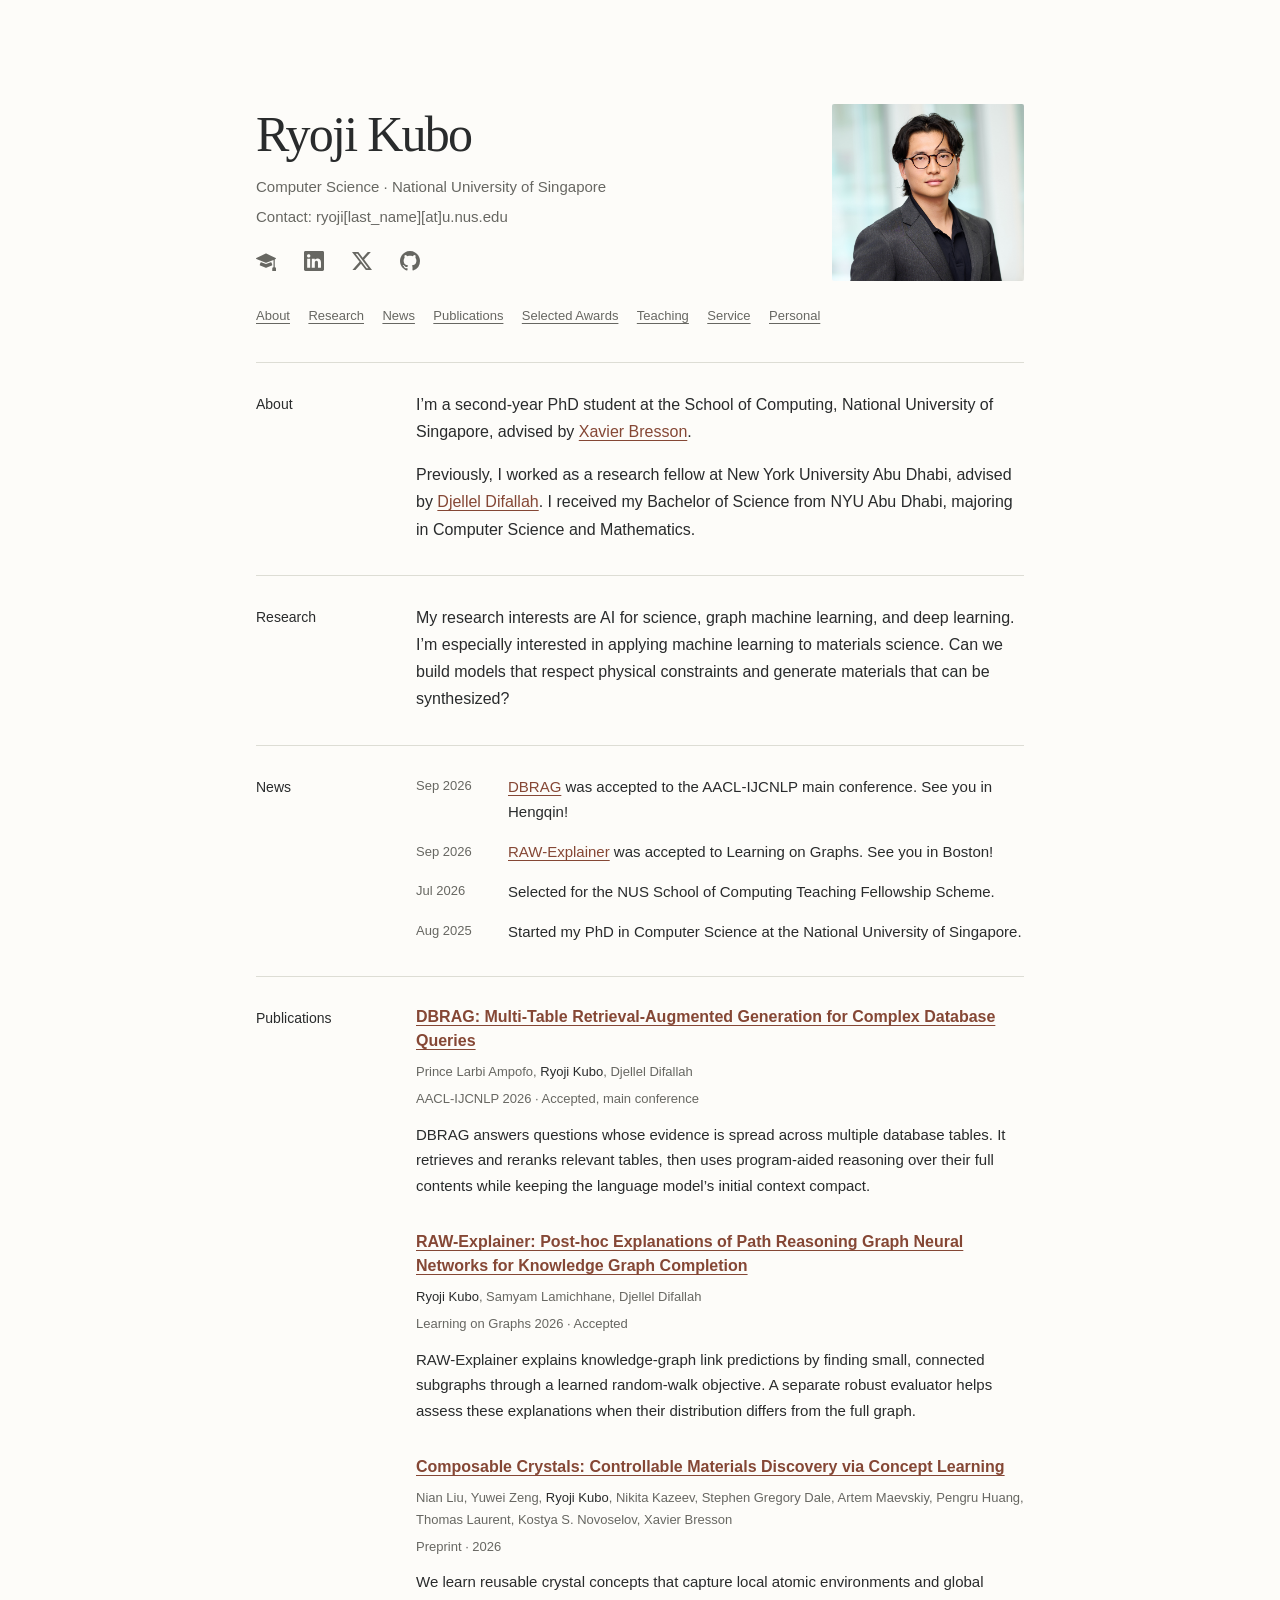
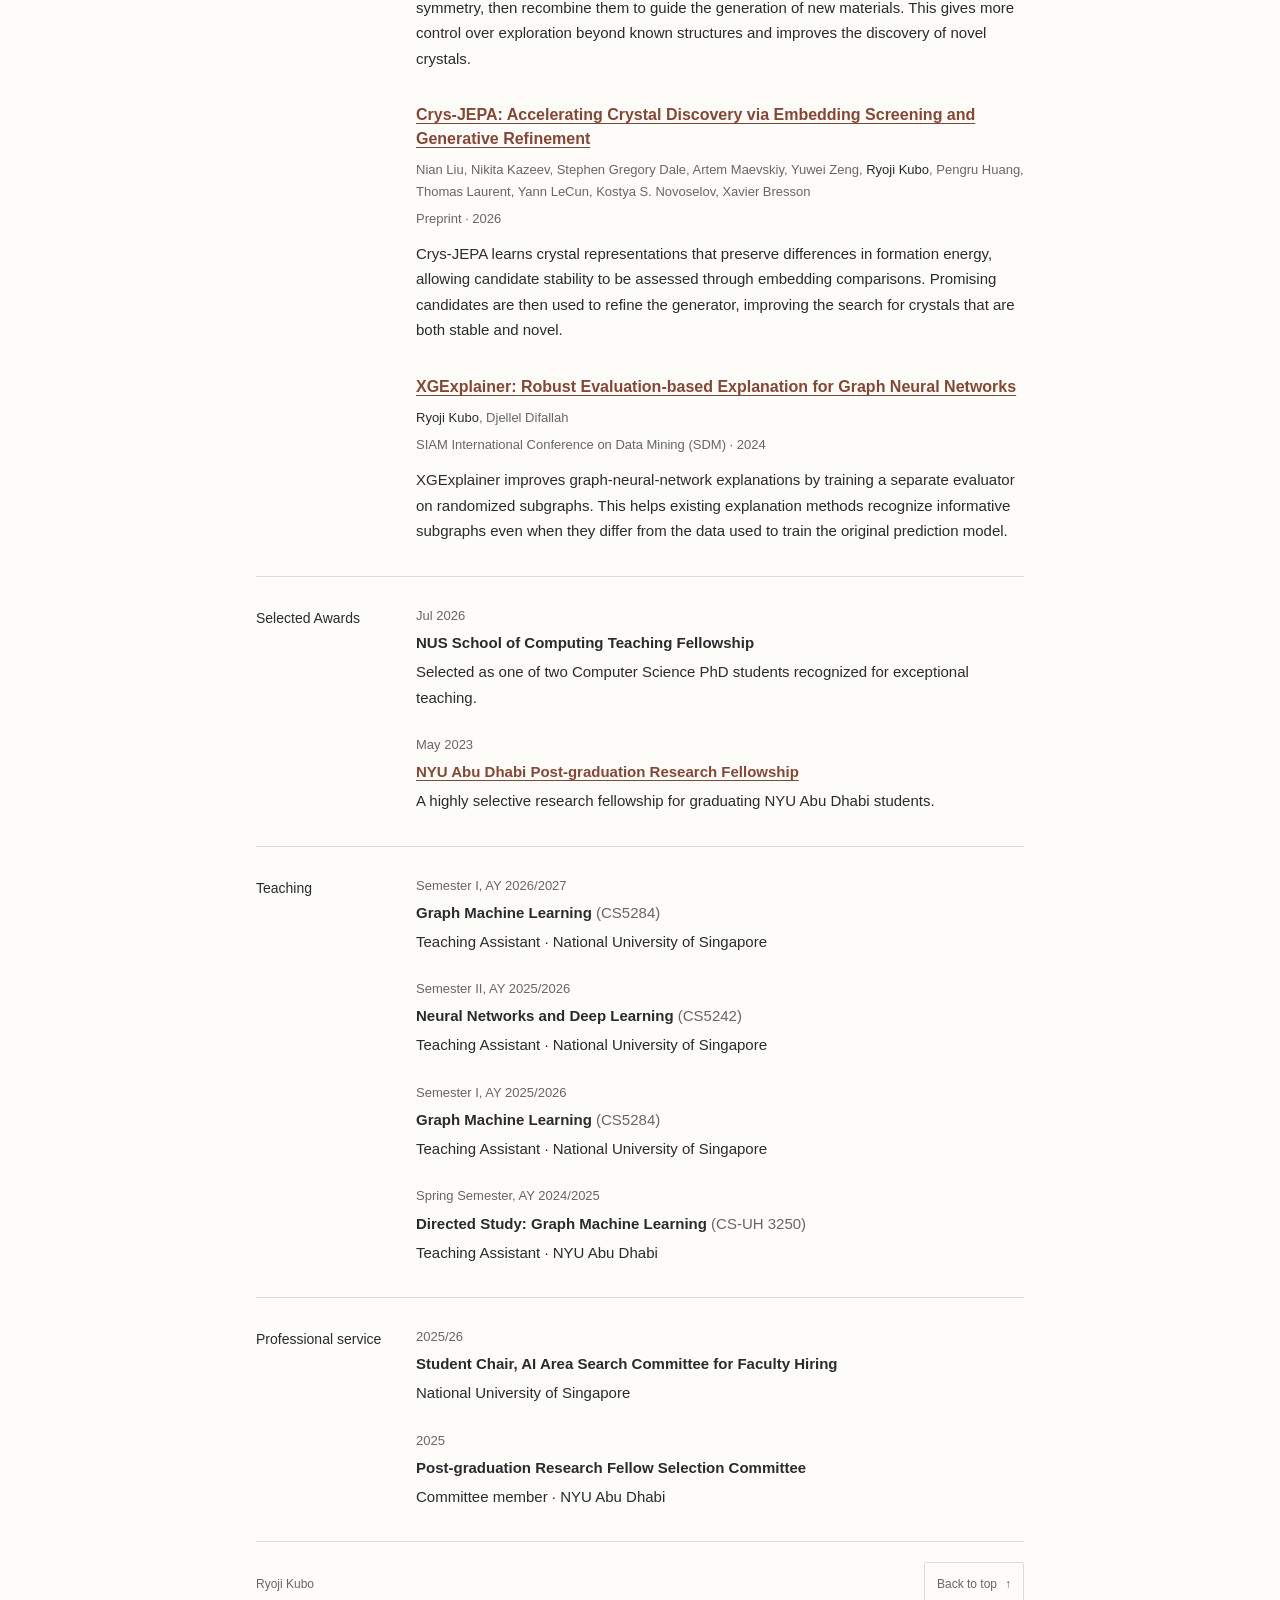
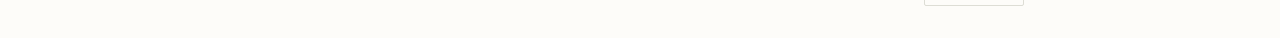
<file: site/index.html>
<!doctype html>
<html lang="en">
  <head>
    <meta charset="utf-8">
    <meta name="viewport" content="width=device-width, initial-scale=1">
    <meta name="description" content="Ryoji Kubo is a PhD student in computer science at the National University of Singapore, interested in AI for science, graph machine learning, and deep learning.">
    <meta name="color-scheme" content="light">
    <title>Ryoji Kubo</title>
    <link rel="icon" href="assets/favicon.svg" type="image/svg+xml">
    <link rel="stylesheet" href="styles.css">
  </head>
  <body>
    <a class="skip-link" href="#main">Skip to content</a>

    <div class="page" id="top" tabindex="-1">
      <header class="intro">
        <div class="name-block">
          <h1>Ryoji Kubo</h1>
        </div>
        <img class="portrait" src="assets/ryoji-head.jpg" alt="Portrait of Ryoji Kubo" width="2686" height="2476" decoding="async">
        <p class="role">
          Computer Science · National University of Singapore
          <span class="contact">Contact: ryoji[last_name][at]u.nus.edu</span>
        </p>
        <ul class="profile-links" aria-label="Profiles">
          <li>
            <a href="https://scholar.google.com/citations?user=Fsk1zIEAAAAJ&amp;hl=en" aria-label="Google Scholar" title="Google Scholar">
              <svg viewBox="0 0 16 16" aria-hidden="true" focusable="false"><use href="assets/profile-icons.svg#scholar"></use></svg>
            </a>
          </li>
          <li>
            <a href="https://www.linkedin.com/in/ryoji-kubo-6b327b194/" aria-label="LinkedIn" title="LinkedIn">
              <svg viewBox="0 0 16 16" aria-hidden="true" focusable="false"><use href="assets/profile-icons.svg#linkedin"></use></svg>
            </a>
          </li>
          <li>
            <a href="https://x.com/KuboRyoji" aria-label="X" title="X">
              <svg viewBox="0 0 16 16" aria-hidden="true" focusable="false"><use href="assets/profile-icons.svg#x"></use></svg>
            </a>
          </li>
          <li>
            <a href="https://github.com/ryoji-kubo" aria-label="GitHub" title="GitHub">
              <svg viewBox="0 0 16 16" aria-hidden="true" focusable="false"><use href="assets/profile-icons.svg#github"></use></svg>
            </a>
          </li>
        </ul>
        <nav aria-label="Site navigation">
          <a href="#about">About</a>
          <a href="#research">Research</a>
          <a href="#news">News</a>
          <a href="#publications">Publications</a>
          <a href="#awards">Selected Awards</a>
          <a href="#teaching">Teaching</a>
          <a href="#service">Service</a>
          <a href="personal.html">Personal</a>
        </nav>
      </header>

      <main id="main" tabindex="-1">
        <section class="section" id="about" aria-labelledby="about-heading">
          <h2 id="about-heading">About</h2>
          <div class="section-body">
            <!-- Review the year of study at the start of each academic year. -->
            <p>
              I’m a second-year PhD student at the School of Computing,
              National University of Singapore, advised by
              <a href="https://sg.linkedin.com/in/xavier-bresson-738585b">Xavier Bresson</a>.
            </p>
            <p>
              Previously, I worked as a research fellow at New York University
              Abu Dhabi, advised by <a href="https://djelleldifallah.com/">Djellel Difallah</a>.
              I received my Bachelor of
              Science from NYU Abu Dhabi, majoring in Computer Science and
              Mathematics.
            </p>
          </div>
        </section>

        <section class="section" id="research" aria-labelledby="research-heading">
          <h2 id="research-heading">Research</h2>
          <div class="section-body">
            <p>
              My research interests are AI for science, graph machine learning,
              and deep learning. I’m especially interested in applying machine learning
              to materials science. Can we build models that respect physical constraints
              and generate materials that can be synthesized?
            </p>
          </div>
        </section>

        <section class="section" id="news" aria-labelledby="news-heading">
          <h2 id="news-heading">News</h2>
          <div class="section-body">
            <ul class="news-list">
              <li>
                <time datetime="2026-09">Sep 2026</time>
                <p><a href="https://arxiv.org/abs/2610.07622">DBRAG</a> was accepted to the AACL-IJCNLP main conference. See you in Hengqin!</p>
              </li>
              <li>
                <time datetime="2026-09">Sep 2026</time>
                <p><a href="https://arxiv.org/abs/2506.12558">RAW-Explainer</a> was accepted to Learning on Graphs. See you in Boston!</p>
              </li>
              <li>
                <time datetime="2026-07">Jul 2026</time>
                <p>Selected for the NUS School of Computing Teaching Fellowship Scheme.</p>
              </li>
              <li>
                <time datetime="2025-08">Aug 2025</time>
                <p>Started my PhD in Computer Science at the National University of Singapore.</p>
              </li>
            </ul>
          </div>
        </section>

        <section class="section" id="publications" aria-labelledby="publications-heading">
          <h2 id="publications-heading">Publications</h2>
          <div class="section-body">
            <ul class="publications">
              <li>
                <article>
                  <h3><a href="https://arxiv.org/abs/2610.07622">DBRAG: Multi-Table Retrieval-Augmented Generation for Complex Database Queries</a></h3>
                  <p class="publication-authors">Prince Larbi Ampofo, <span class="author-self">Ryoji Kubo</span>, Djellel Difallah</p>
                  <p class="publication-venue">AACL-IJCNLP 2026 · Accepted, main conference</p>
                  <p class="publication-summary">
                    DBRAG answers questions whose evidence is spread across multiple
                    database tables. It retrieves and reranks relevant tables, then
                    uses program-aided reasoning over their full contents while
                    keeping the language model’s initial context compact.
                  </p>
                </article>
              </li>
              <li>
                <article>
                  <h3><a href="https://arxiv.org/abs/2506.12558">RAW-Explainer: Post-hoc Explanations of Path Reasoning Graph Neural Networks for Knowledge Graph Completion</a></h3>
                  <p class="publication-authors"><span class="author-self">Ryoji Kubo</span>, Samyam Lamichhane, Djellel Difallah</p>
                  <p class="publication-venue">Learning on Graphs 2026 · Accepted</p>
                  <p class="publication-summary">
                    RAW-Explainer explains knowledge-graph link predictions by
                    finding small, connected subgraphs through a learned random-walk
                    objective. A separate robust evaluator helps assess these
                    explanations when their distribution differs from the full graph.
                  </p>
                </article>
              </li>
              <li>
                <article>
                  <h3><a href="https://arxiv.org/abs/2605.14769">Composable Crystals: Controllable Materials Discovery via Concept Learning</a></h3>
                  <p class="publication-authors">Nian Liu, Yuwei Zeng, <span class="author-self">Ryoji Kubo</span>, Nikita Kazeev, Stephen Gregory Dale, Artem Maevskiy, Pengru Huang, Thomas Laurent, Kostya S. Novoselov, Xavier Bresson</p>
                  <p class="publication-venue">Preprint · 2026</p>
                  <p class="publication-summary">
                    We learn reusable crystal concepts that capture local atomic
                    environments and global symmetry, then recombine them to guide
                    the generation of new materials. This gives more control over
                    exploration beyond known structures and improves the discovery
                    of novel crystals.
                  </p>
                </article>
              </li>
              <li>
                <article>
                  <h3><a href="https://arxiv.org/abs/2605.14759">Crys-JEPA: Accelerating Crystal Discovery via Embedding Screening and Generative Refinement</a></h3>
                  <p class="publication-authors">Nian Liu, Nikita Kazeev, Stephen Gregory Dale, Artem Maevskiy, Yuwei Zeng, <span class="author-self">Ryoji Kubo</span>, Pengru Huang, Thomas Laurent, Yann LeCun, Kostya S. Novoselov, Xavier Bresson</p>
                  <p class="publication-venue">Preprint · 2026</p>
                  <p class="publication-summary">
                    Crys-JEPA learns crystal representations that preserve differences
                    in formation energy, allowing candidate stability to be assessed
                    through embedding comparisons. Promising candidates are then
                    used to refine the generator, improving the search for crystals
                    that are both stable and novel.
                  </p>
                </article>
              </li>
              <li>
                <article>
                  <h3><a href="https://epubs.siam.org/doi/abs/10.1137/1.9781611978032.8">XGExplainer: Robust Evaluation-based Explanation for Graph Neural Networks</a></h3>
                  <p class="publication-authors"><span class="author-self">Ryoji Kubo</span>, Djellel Difallah</p>
                  <p class="publication-venue">SIAM International Conference on Data Mining (SDM) · 2024</p>
                  <p class="publication-summary">
                    XGExplainer improves graph-neural-network explanations by
                    training a separate evaluator on randomized subgraphs. This
                    helps existing explanation methods recognize informative
                    subgraphs even when they differ from the data used to train
                    the original prediction model.
                  </p>
                </article>
              </li>
            </ul>
          </div>
        </section>

        <section class="section" id="awards" aria-labelledby="awards-heading">
          <h2 id="awards-heading">Selected Awards</h2>
          <div class="section-body">
            <ul class="record-list">
              <li>
                <p class="record-meta"><time datetime="2026-07">Jul 2026</time></p>
                <h3>NUS School of Computing Teaching Fellowship</h3>
                <p>Selected as one of two Computer Science PhD students recognized for exceptional teaching.</p>
              </li>
              <li>
                <p class="record-meta"><time datetime="2023-05">May 2023</time></p>
                <h3><a href="https://nyuad.nyu.edu/en/academics/undergraduate/undergraduate-research/tamayyuz-research-fellowship/2023-2024-research-fellowship-recipients.html">NYU Abu Dhabi Post-graduation Research Fellowship</a></h3>
                <p>A highly selective research fellowship for graduating NYU Abu Dhabi students.</p>
              </li>
            </ul>
          </div>
        </section>

        <section class="section" id="teaching" aria-labelledby="teaching-heading">
          <h2 id="teaching-heading">Teaching</h2>
          <div class="section-body">
            <!-- Semester/year labels follow Ryoji’s records; do not infer academic-year ranges. -->
            <ul class="record-list">
              <li>
                <p class="record-meta">Semester I, AY 2026/2027</p>
                <h3>Graph Machine Learning <span class="course-code">(CS5284)</span></h3>
                <p>Teaching Assistant · National University of Singapore</p>
              </li>
              <li>
                <p class="record-meta">Semester II, AY 2025/2026</p>
                <h3>Neural Networks and Deep Learning <span class="course-code">(CS5242)</span></h3>
                <p>Teaching Assistant · National University of Singapore</p>
              </li>
              <li>
                <p class="record-meta">Semester I, AY 2025/2026</p>
                <h3>Graph Machine Learning <span class="course-code">(CS5284)</span></h3>
                <p>Teaching Assistant · National University of Singapore</p>
              </li>
              <li>
                <p class="record-meta">Spring Semester, AY 2024/2025</p>
                <h3>Directed Study: Graph Machine Learning <span class="course-code">(CS-UH 3250)</span></h3>
                <p>Teaching Assistant · NYU Abu Dhabi</p>
              </li>
            </ul>
          </div>
        </section>

        <section class="section" id="service" aria-labelledby="service-heading">
          <h2 id="service-heading">Professional service</h2>
          <div class="section-body">
            <ul class="record-list">
              <li>
                <p class="record-meta">2025/26</p>
                <h3>Student Chair, AI Area Search Committee for Faculty Hiring</h3>
                <p>National University of Singapore</p>
              </li>
              <li>
                <p class="record-meta"><time datetime="2025">2025</time></p>
                <h3>Post-graduation Research Fellow Selection Committee</h3>
                <p>Committee member · NYU Abu Dhabi</p>
              </li>
            </ul>
          </div>
        </section>

      </main>

      <footer>
        <span>Ryoji Kubo</span>
        <a class="back-to-top" href="#top">Back to top <span aria-hidden="true">↑</span></a>
      </footer>
    </div>
  </body>
</html>
</file>
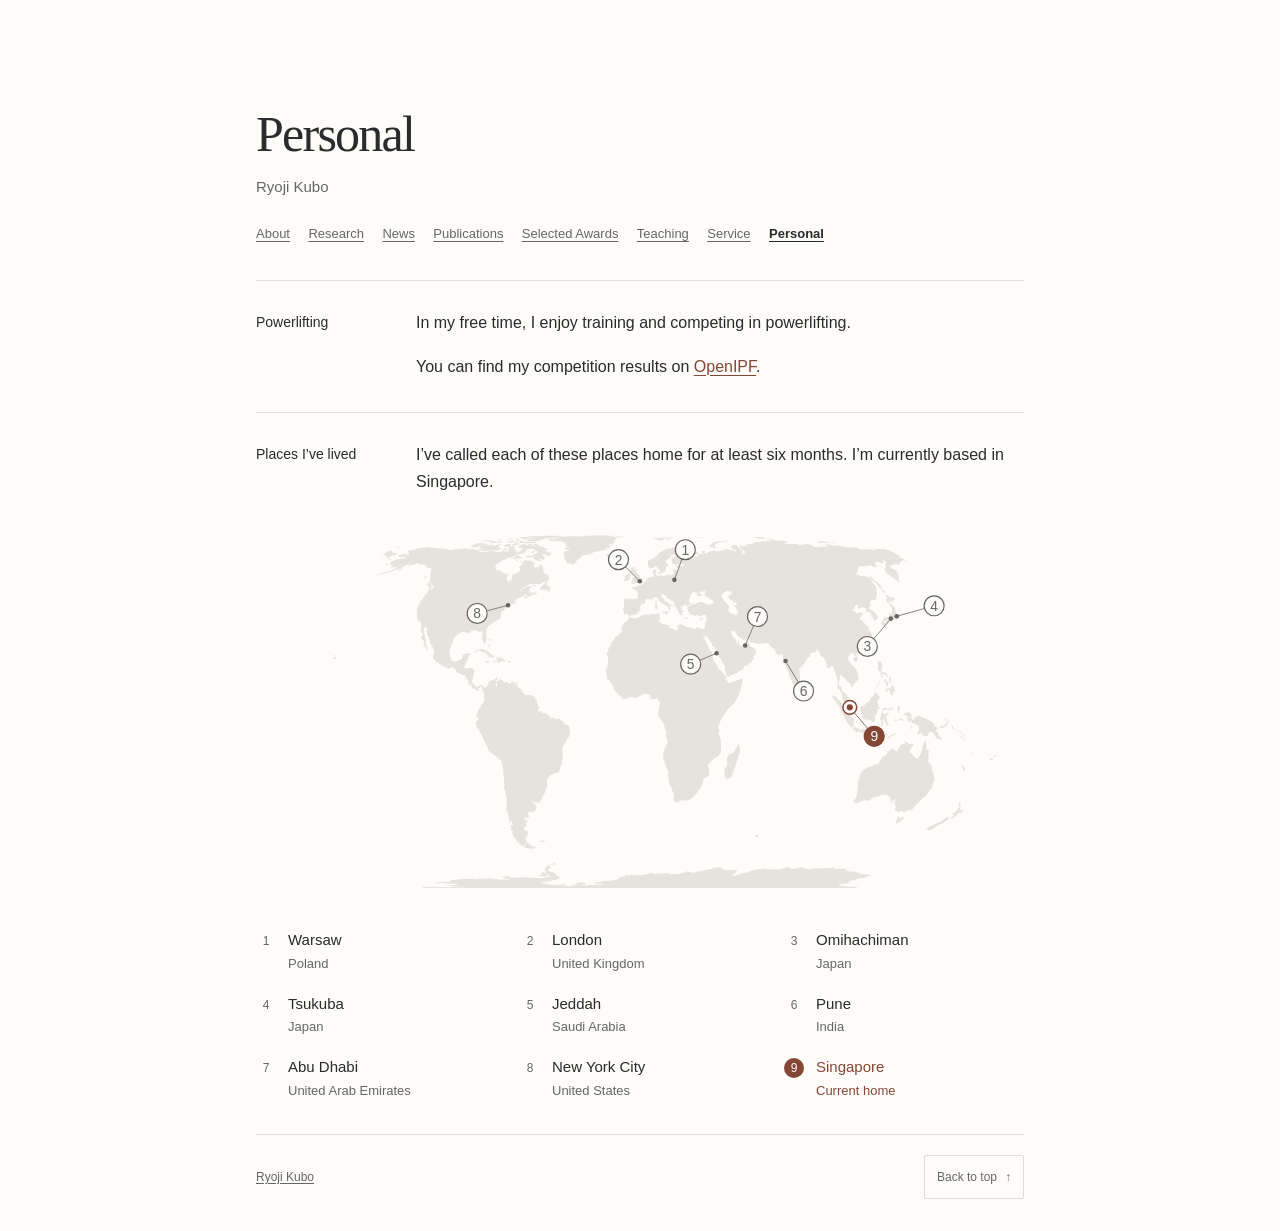
<file: site/personal.html>
<!doctype html>
<html lang="en">
  <head>
    <meta charset="utf-8">
    <meta name="viewport" content="width=device-width, initial-scale=1">
    <meta name="description" content="Outside research: powerlifting and the places Ryoji Kubo has called home. Currently based in Singapore.">
    <meta name="color-scheme" content="light">
    <title>Personal · Ryoji Kubo</title>
    <link rel="icon" href="assets/favicon.svg" type="image/svg+xml">
    <link rel="stylesheet" href="styles.css">
  </head>
  <body>
    <a class="skip-link" href="#main">Skip to content</a>

    <div class="page" id="top" tabindex="-1">
      <header class="intro intro--text">
        <div class="name-block">
          <h1>Personal</h1>
        </div>
        <p class="role">Ryoji Kubo</p>
        <nav aria-label="Site navigation">
          <a href="index.html">About</a>
          <a href="index.html#research">Research</a>
          <a href="index.html#news">News</a>
          <a href="index.html#publications">Publications</a>
          <a href="index.html#awards">Selected Awards</a>
          <a href="index.html#teaching">Teaching</a>
          <a href="index.html#service">Service</a>
          <a href="personal.html" aria-current="page">Personal</a>
        </nav>
      </header>

      <main id="main" tabindex="-1">
        <section class="section" aria-labelledby="powerlifting-heading">
          <h2 id="powerlifting-heading">Powerlifting</h2>
          <div class="section-body">
            <p>In my free time, I enjoy training and competing in powerlifting.</p>
            <p>
              You can find my competition results on
              <a href="https://www.openipf.org/u/ryojikubo">OpenIPF</a>.
            </p>
          </div>
        </section>

        <section class="section places-section" aria-labelledby="places-heading">
          <h2 id="places-heading">Places I’ve lived</h2>
          <div class="section-body">
            <p>I’ve called each of these places home for at least six months. I’m currently based in Singapore.</p>
          </div>
          <figure class="places-figure">
            <svg class="places-map" viewBox="0 0 1000 500" role="img" aria-labelledby="map-title map-description">
              <title id="map-title">Places I’ve lived around the world</title>
              <desc id="map-description">Nine locations connected to circled numbers, listed below the map. Singapore, number 9, has a rust-colored ring and a filled rust number circle to mark my current home.</desc>
              <use class="map-land" href="assets/world-land.svg#land"></use>
              <!-- Lines end at label centers, behind opaque circles, to stay connected at every size. -->
              <g class="map-place">
                <title>1. Warsaw, Poland</title>
                <path class="map-leader" d="M544.8 79.2L559 40"/>
                <circle class="map-dot" cx="544.8" cy="79.2" r="3"/>
                <circle class="map-label-circle" cx="559" cy="40" r="13"/>
                <text class="map-label" x="559" y="40">1</text>
              </g>
              <g class="map-place">
                <title>2. London, United Kingdom</title>
                <path class="map-leader" d="M499.7 81.1L472 53"/>
                <circle class="map-dot" cx="499.7" cy="81.1" r="3"/>
                <circle class="map-label-circle" cx="472" cy="53" r="13"/>
                <text class="map-label" x="472" y="53">2</text>
              </g>
              <g class="map-place">
                <title>3. Omihachiman, Japan</title>
                <path class="map-leader" d="M826.6 129.7L796 166"/>
                <circle class="map-dot" cx="826.6" cy="129.7" r="3"/>
                <circle class="map-label-circle" cx="796" cy="166" r="13"/>
                <text class="map-label" x="796" y="166">3</text>
              </g>
              <g class="map-place">
                <title>4. Tsukuba, Japan</title>
                <path class="map-leader" d="M834.3 126.6L883 113"/>
                <circle class="map-dot" cx="834.3" cy="126.6" r="3"/>
                <circle class="map-label-circle" cx="883" cy="113" r="13"/>
                <text class="map-label" x="883" y="113">4</text>
              </g>
              <g class="map-place">
                <title>5. Jeddah, Saudi Arabia</title>
                <path class="map-leader" d="M599.7 174.8L566 189"/>
                <circle class="map-dot" cx="599.7" cy="174.8" r="3"/>
                <circle class="map-label-circle" cx="566" cy="189" r="13"/>
                <text class="map-label" x="566" y="189">5</text>
              </g>
              <g class="map-place">
                <title>6. Pune, India</title>
                <path class="map-leader" d="M689.5 184.9L713 224"/>
                <circle class="map-dot" cx="689.5" cy="184.9" r="3"/>
                <circle class="map-label-circle" cx="713" cy="224" r="13"/>
                <text class="map-label" x="713" y="224">6</text>
              </g>
              <g class="map-place">
                <title>7. Abu Dhabi, United Arab Emirates</title>
                <path class="map-leader" d="M636.9 164.7L653 127"/>
                <circle class="map-dot" cx="636.9" cy="164.7" r="3"/>
                <circle class="map-label-circle" cx="653" cy="127" r="13"/>
                <text class="map-label" x="653" y="127">7</text>
              </g>
              <g class="map-place">
                <title>8. New York City, United States</title>
                <path class="map-leader" d="M328.2 112.3L288 123"/>
                <circle class="map-dot" cx="328.2" cy="112.3" r="3"/>
                <circle class="map-label-circle" cx="288" cy="123" r="13"/>
                <text class="map-label" x="288" y="123">8</text>
              </g>
              <g class="map-place map-place--current">
                <title>9. Singapore — current home</title>
                <path class="map-leader" d="M773.2 245.2L805 283"/>
                <circle class="map-current-ring" cx="773.2" cy="245.2" r="9"/>
                <circle class="map-dot" cx="773.2" cy="245.2" r="4"/>
                <circle class="map-label-circle" cx="805" cy="283" r="13"/>
                <text class="map-label" x="805" y="283">9</text>
              </g>
            </svg>
            <figcaption>
              <ol class="places-list">
                <li><span class="place-number" aria-hidden="true">1</span><span>Warsaw<span class="place-region">Poland</span></span></li>
                <li><span class="place-number" aria-hidden="true">2</span><span>London<span class="place-region">United Kingdom</span></span></li>
                <li><span class="place-number" aria-hidden="true">3</span><span>Omihachiman<span class="place-region">Japan</span></span></li>
                <li><span class="place-number" aria-hidden="true">4</span><span>Tsukuba<span class="place-region">Japan</span></span></li>
                <li><span class="place-number" aria-hidden="true">5</span><span>Jeddah<span class="place-region">Saudi Arabia</span></span></li>
                <li><span class="place-number" aria-hidden="true">6</span><span>Pune<span class="place-region">India</span></span></li>
                <li><span class="place-number" aria-hidden="true">7</span><span>Abu Dhabi<span class="place-region">United Arab Emirates</span></span></li>
                <li><span class="place-number" aria-hidden="true">8</span><span>New York City<span class="place-region">United States</span></span></li>
                <li class="place-current"><span class="place-number" aria-hidden="true">9</span><span>Singapore<span class="place-region">Current home</span></span></li>
              </ol>
            </figcaption>
          </figure>
        </section>
      </main>

      <footer>
        <a href="index.html">Ryoji Kubo</a>
        <a class="back-to-top" href="#top">Back to top <span aria-hidden="true">↑</span></a>
      </footer>
    </div>
  </body>
</html>
</file>
<file: site/styles.css>
/* Keep visual decisions here. The page uses local system fonts only. */
:root {
  color-scheme: light;
  --paper: #fdfcf9;
  --ink: #292b2c;
  --muted: #676762;
  --accent: #854735;
  --rule: #ddddd5;
  --map-land: #e5e3dc;
  --body-font: -apple-system, BlinkMacSystemFont, "Segoe UI", sans-serif;
  --heading-font: "Iowan Old Style", "Palatino Linotype", "Book Antiqua", Palatino, Georgia, serif;
}

* {
  box-sizing: border-box;
}

html {
  background: var(--paper);
  color: var(--ink);
  font-family: var(--body-font);
  font-size: 100%;
  line-height: 1.7;
  -webkit-text-size-adjust: 100%;
}

body {
  margin: 0;
}

::selection {
  background: #ede0d7;
}

a {
  color: var(--accent);
  text-decoration-thickness: 1px;
  text-underline-offset: 0.2em;
}

a:hover {
  text-decoration-thickness: 2px;
}

a:focus-visible {
  outline: 2px solid var(--accent);
  outline-offset: 5px;
  border-radius: 1px;
}

.skip-link {
  position: absolute;
  top: 1rem;
  left: 1rem;
  padding: 0.35rem 0.75rem;
  background: var(--paper);
  transform: translateY(-200%);
}

.skip-link:focus {
  transform: translateY(0);
}

.page {
  width: min(100% - 3rem, 48rem);
  margin: 0 auto;
  padding: 6.5rem 0 2rem;
}

.intro {
  display: grid;
  grid-template-columns: minmax(0, 1fr) 12rem;
  column-gap: 2rem;
  padding-bottom: 2rem;
}

.name-block {
  grid-column: 1;
}

.portrait {
  grid-column: 2;
  grid-row: 1 / span 3;
  align-self: center;
  display: block;
  width: 100%;
  height: auto;
  border-radius: 2px;
}

h1 {
  margin: 0;
  font-family: var(--heading-font);
  font-size: clamp(2.5rem, 5vw, 3.125rem);
  font-weight: 400;
  letter-spacing: -0.035em;
  line-height: 1.2;
}

.role {
  grid-column: 1;
  margin: 0.65rem 0 0;
  color: var(--muted);
  font-size: 0.9375rem;
}

.contact {
  display: block;
  margin-top: 0.25rem;
  overflow-wrap: anywhere;
}

nav {
  grid-column: 1 / -1;
  display: flex;
  flex-wrap: wrap;
  gap: 0.3rem 1.15rem;
  margin-top: 1.25rem;
  font-size: 0.8125rem;
}

nav a {
  padding: 0.2rem 0;
  color: var(--muted);
}

nav a[aria-current="page"] {
  color: var(--ink);
  font-weight: 600;
}

.intro.intro--text {
  grid-template-columns: minmax(0, 1fr);
}

.section {
  display: grid;
  grid-template-columns: 8.5rem minmax(0, 1fr);
  gap: 1.5rem;
  border-top: 1px solid var(--rule);
  padding: 1.75rem 0 2rem;
  scroll-margin-top: 2rem;
}

h2 {
  margin: 0;
  font-size: 0.875rem;
  font-weight: 500;
  line-height: 1.95;
}

.section-body {
  min-width: 0;
  overflow-wrap: break-word;
}

.section-body p {
  margin: 0 0 1rem;
}

.section-body > :last-child {
  margin-bottom: 0;
}

.news-list,
.record-list {
  display: grid;
  margin: 0;
  padding: 0;
  list-style: none;
  font-size: 0.9375rem;
}

.news-list {
  gap: 0.9rem;
}

.news-list li {
  display: grid;
  grid-template-columns: 4.75rem minmax(0, 1fr);
  gap: 1rem;
}

.news-list time {
  padding-top: 0.1rem;
  color: var(--muted);
  font-size: 0.8125rem;
  font-variant-numeric: tabular-nums;
}

.news-list p,
.record-list p {
  margin: 0;
}

.record-list {
  gap: 1.5rem;
}

.record-list h3 {
  margin: 0 0 0.25rem;
  font-size: 0.9375rem;
  font-weight: 600;
  line-height: 1.6;
}

.record-list .record-meta {
  margin-bottom: 0.25rem;
  color: var(--muted);
  font-size: 0.8125rem;
  font-variant-numeric: tabular-nums;
}

.course-code {
  color: var(--muted);
  font-weight: 400;
  white-space: nowrap;
}

.publications {
  display: grid;
  gap: 2rem;
  margin: 0;
  padding: 0;
  list-style: none;
}

.publications h3 {
  margin: 0 0 0.5rem;
  font-size: 1rem;
  font-weight: 600;
  line-height: 1.5;
}

.section-body .publication-authors,
.section-body .publication-venue {
  margin-bottom: 0.35rem;
  color: var(--muted);
  font-size: 0.8125rem;
  line-height: 1.65;
}

.author-self {
  color: var(--ink);
  font-weight: 500;
}

.section-body .publication-summary {
  margin: 0.75rem 0 0;
  font-size: 0.9375rem;
}

.profile-links {
  grid-column: 1;
  display: flex;
  flex-wrap: wrap;
  gap: 0.25rem 0.5rem;
  margin: 0.75rem 0 0 -0.625rem;
  padding: 0;
  list-style: none;
}

.profile-links a {
  display: flex;
  align-items: center;
  justify-content: center;
  width: 2.5rem;
  height: 2.5rem;
  color: var(--muted);
}

.profile-links a:hover,
.profile-links a:focus-visible {
  color: var(--accent);
}

.profile-links svg {
  display: block;
  width: 1.25rem;
  height: 1.25rem;
  fill: currentColor;
}

.places-figure {
  grid-column: 1 / -1;
  min-width: 0;
  margin: 0;
}

.places-map {
  display: block;
  width: 100%;
  height: auto;
  margin: 0 0 1.5rem;
  overflow: visible;
}

.map-land {
  fill: var(--map-land);
}

.map-place {
  color: var(--muted);
}

.map-leader {
  fill: none;
  stroke: currentColor;
  stroke-width: 0.8;
  vector-effect: non-scaling-stroke;
}

.map-dot {
  fill: currentColor;
}

.map-label-circle {
  fill: var(--paper);
  stroke: currentColor;
  stroke-width: 1.2;
  vector-effect: non-scaling-stroke;
}

.map-label {
  fill: currentColor;
  font-family: var(--body-font);
  font-size: 18px;
  font-weight: 500;
  text-anchor: middle;
  dominant-baseline: central;
}

.map-place--current {
  color: var(--accent);
}

.map-place--current .map-label-circle {
  fill: currentColor;
}

.map-place--current .map-label {
  fill: var(--paper);
}

.map-current-ring {
  fill: var(--paper);
  stroke: currentColor;
  stroke-width: 1.5;
  vector-effect: non-scaling-stroke;
}

.places-list {
  display: grid;
  grid-template-columns: repeat(3, minmax(0, 1fr));
  gap: 1rem 1.5rem;
  margin: 0;
  padding: 0;
  list-style: none;
  font-size: 0.9375rem;
}

.places-list li {
  display: flex;
  align-items: baseline;
  gap: 0.75rem;
  min-width: 0;
}

.place-number {
  flex: 0 0 1.25rem;
  color: var(--muted);
  font-size: 0.75rem;
  text-align: center;
}

.place-region {
  display: block;
  color: var(--muted);
  font-size: 0.8125rem;
}

.place-current .place-number {
  height: 1.25rem;
  line-height: 1.25rem;
  background: var(--accent);
  color: var(--paper);
  border-radius: 50%;
}

.place-current,
.place-current .place-region {
  color: var(--accent);
}

footer {
  display: flex;
  align-items: center;
  flex-wrap: wrap;
  justify-content: space-between;
  gap: 0.5rem 1.5rem;
  border-top: 1px solid var(--rule);
  padding-top: 1.25rem;
  color: var(--muted);
  font-size: 0.75rem;
}

footer a {
  color: inherit;
}

.back-to-top {
  display: inline-flex;
  align-items: center;
  gap: 0.5rem;
  min-height: 2.75rem;
  padding: 0.4rem 0.75rem;
  border: 1px solid var(--rule);
  border-radius: 2px;
  text-decoration: none;
}

.back-to-top:hover {
  color: var(--accent);
  border-color: currentColor;
}

@media (max-width: 40rem) {
  .page {
    padding-top: 3rem;
  }

  .intro {
    grid-template-columns: minmax(0, 1fr) min(35%, 7.5rem);
    column-gap: 1rem;
    padding-bottom: 1.75rem;
  }

  .portrait {
    grid-row: 1;
    align-self: end;
  }

  .role,
  .profile-links,
  nav {
    grid-column: 1 / -1;
  }

  .section {
    grid-template-columns: minmax(0, 1fr);
    gap: 0.75rem;
    padding: 1.5rem 0 1.75rem;
  }

  .news-list li {
    grid-template-columns: minmax(0, 1fr);
    gap: 0.15rem;
  }

  .map-label {
    font-size: 36px;
  }

  .map-label-circle {
    r: 26px;
  }

  .map-dot {
    r: 4px;
  }

  .places-list {
    grid-template-columns: repeat(2, minmax(0, 1fr));
    column-gap: 0.75rem;
  }

  .places-list li {
    gap: 0.4rem;
  }
}

@media print {
  html {
    background: white;
    color: black;
    font-size: 11pt;
  }

  .page {
    width: 100%;
    padding: 0;
  }

  nav,
  .skip-link,
  footer {
    display: none;
  }

  a {
    color: inherit;
  }

  .publications article,
  .news-list li,
  .record-list li {
    break-inside: avoid;
  }

  .places-figure {
    break-inside: avoid;
  }
}
</file>
